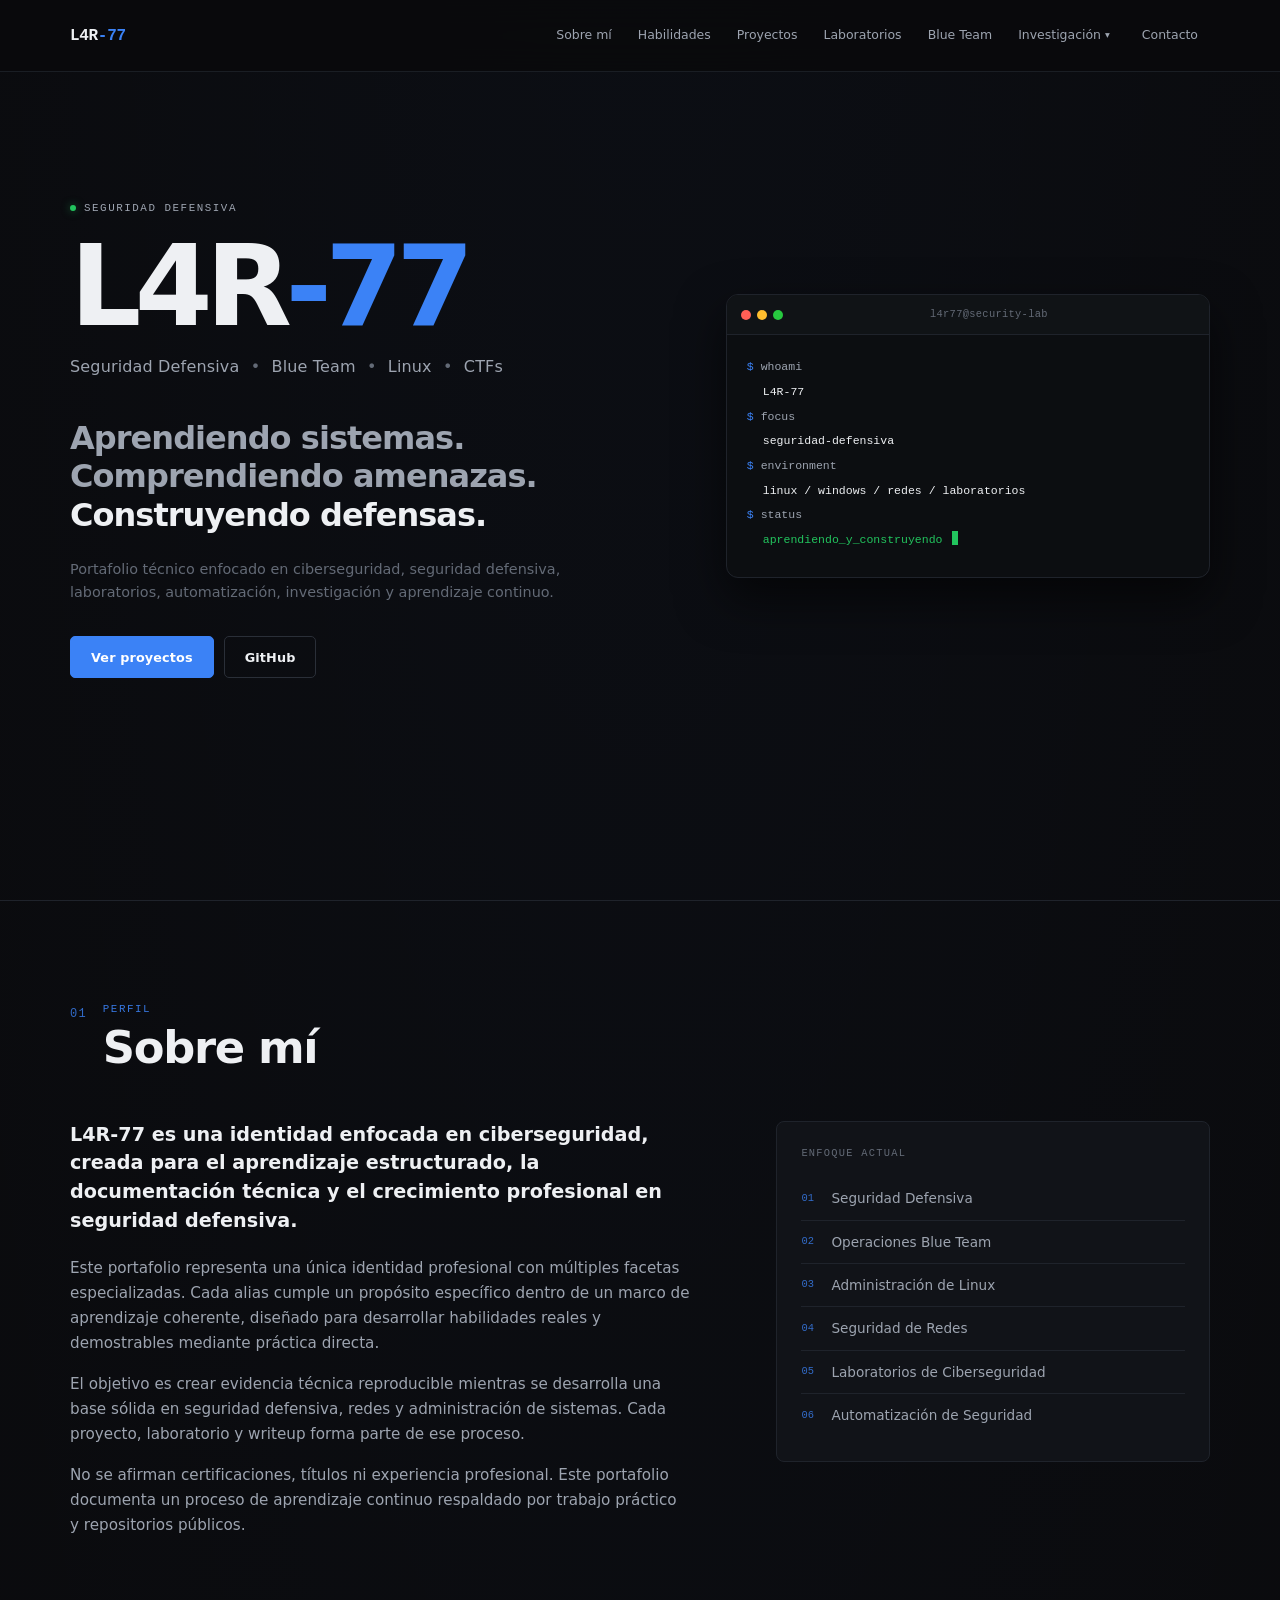
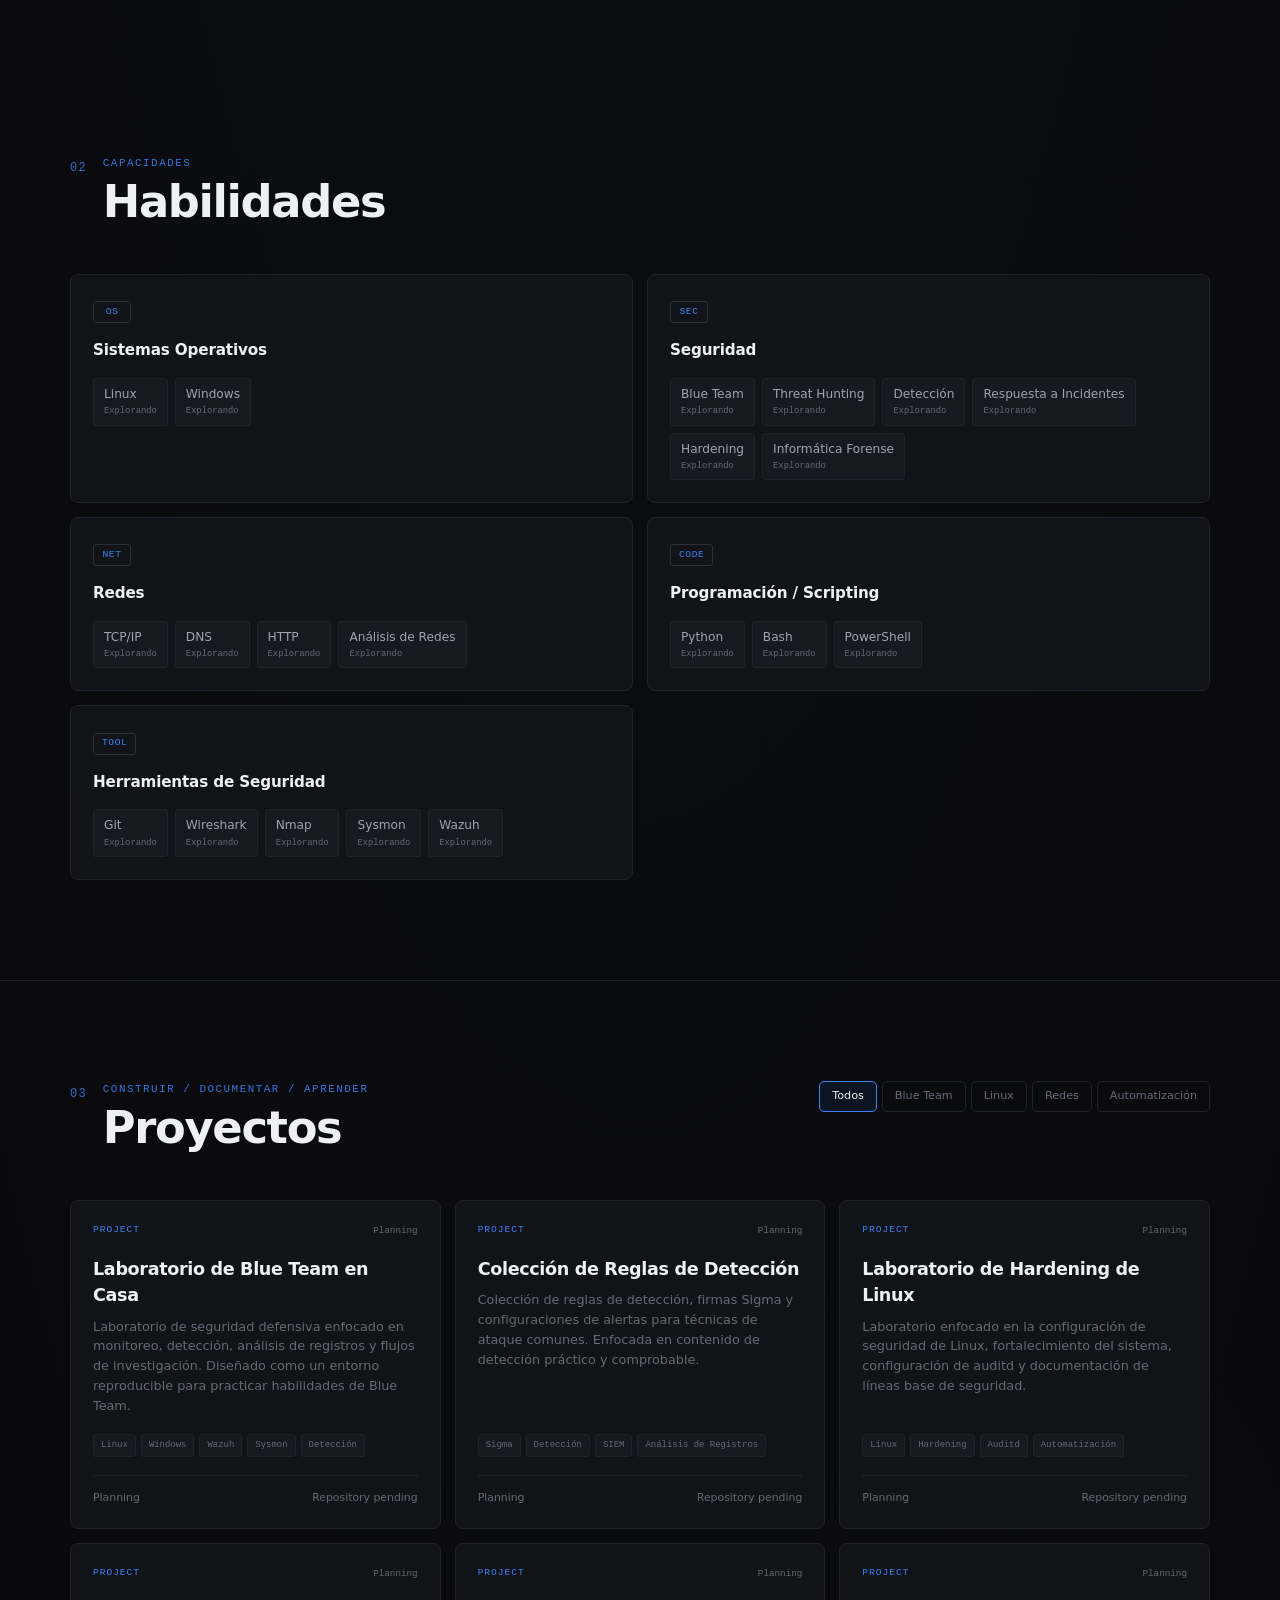
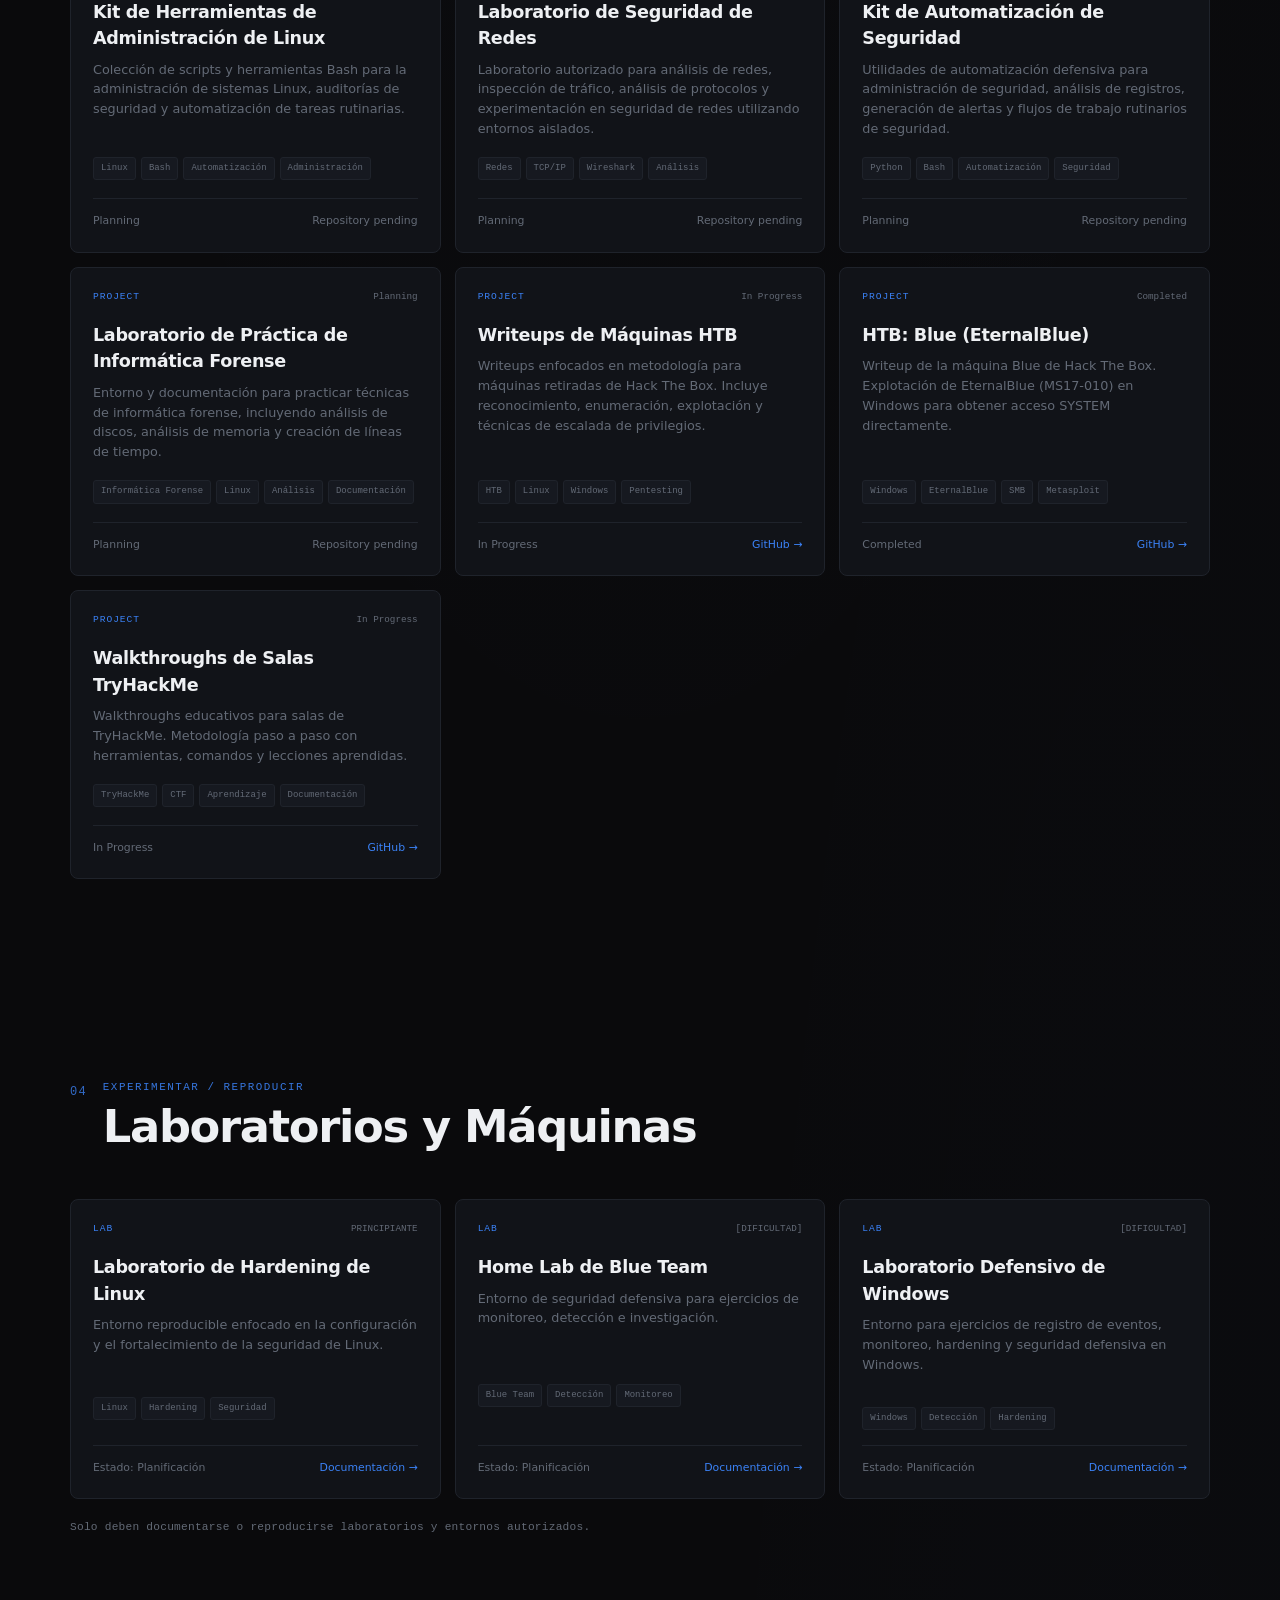
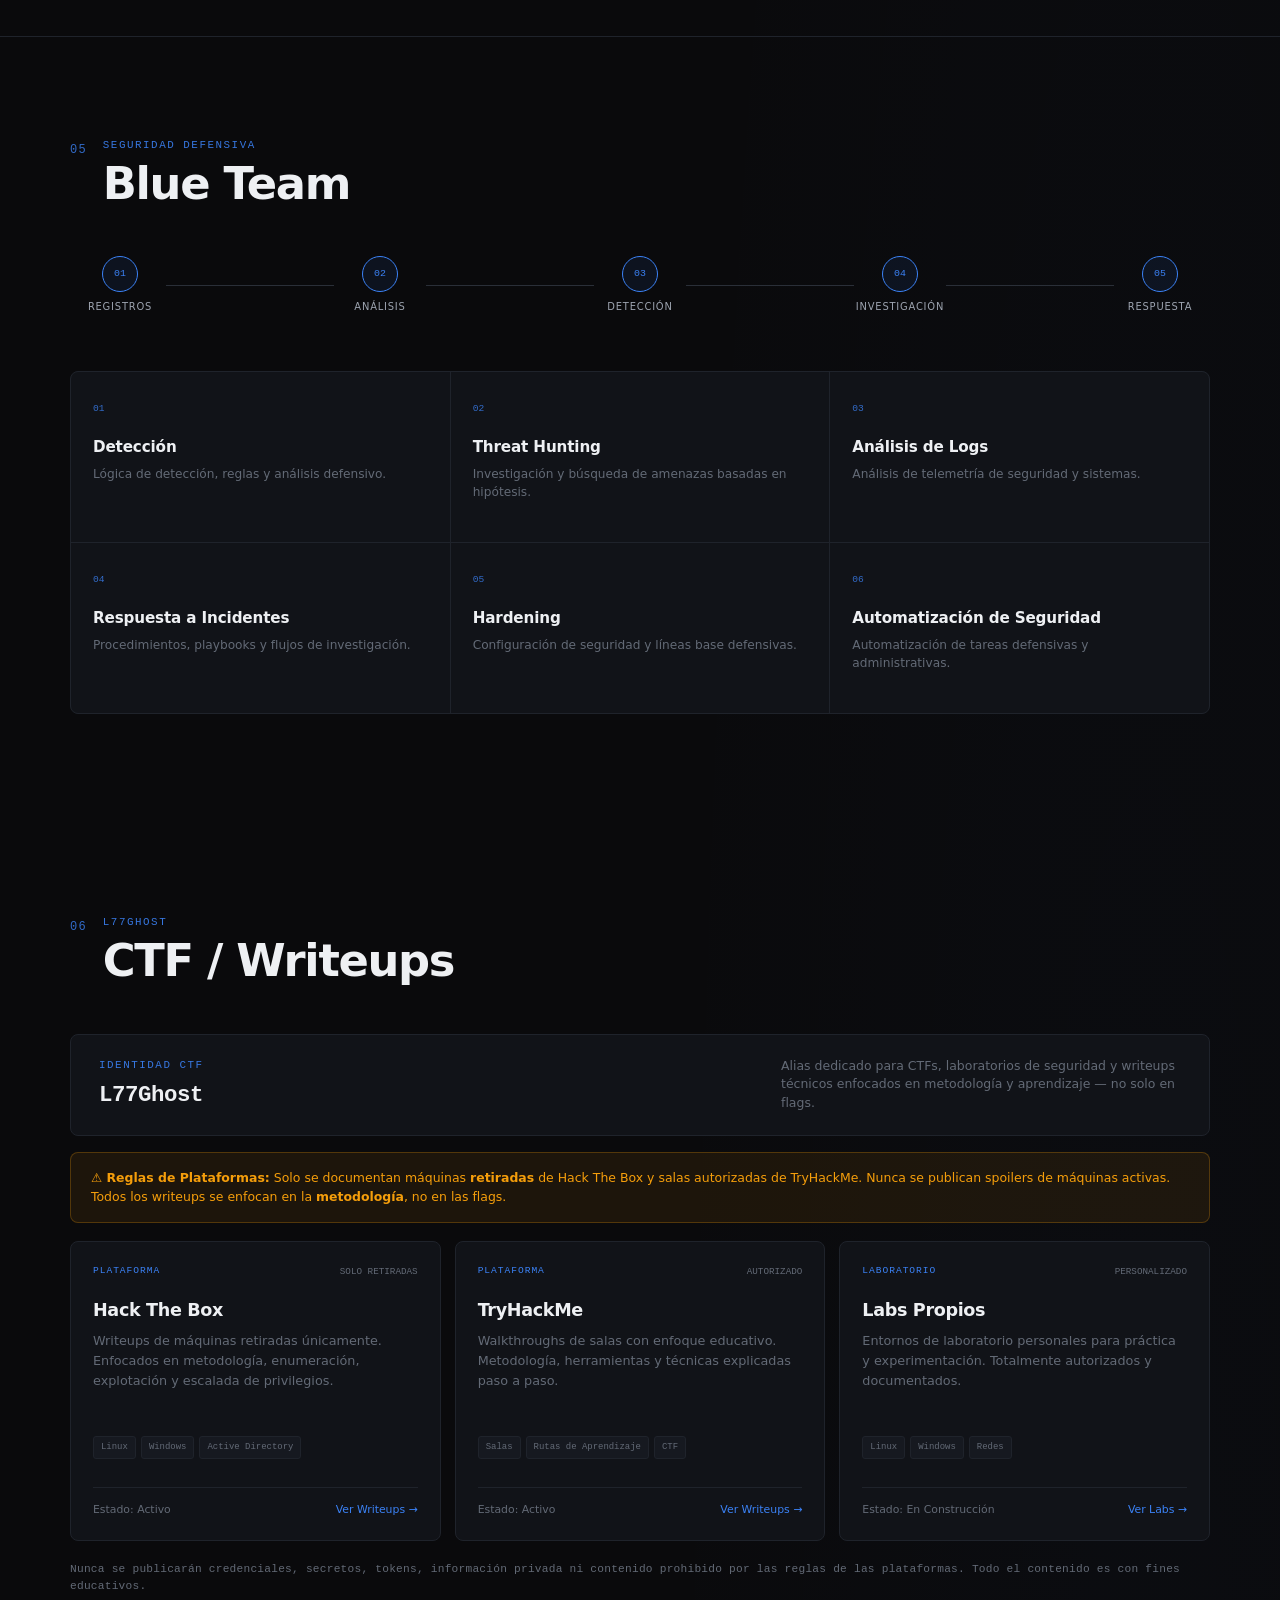
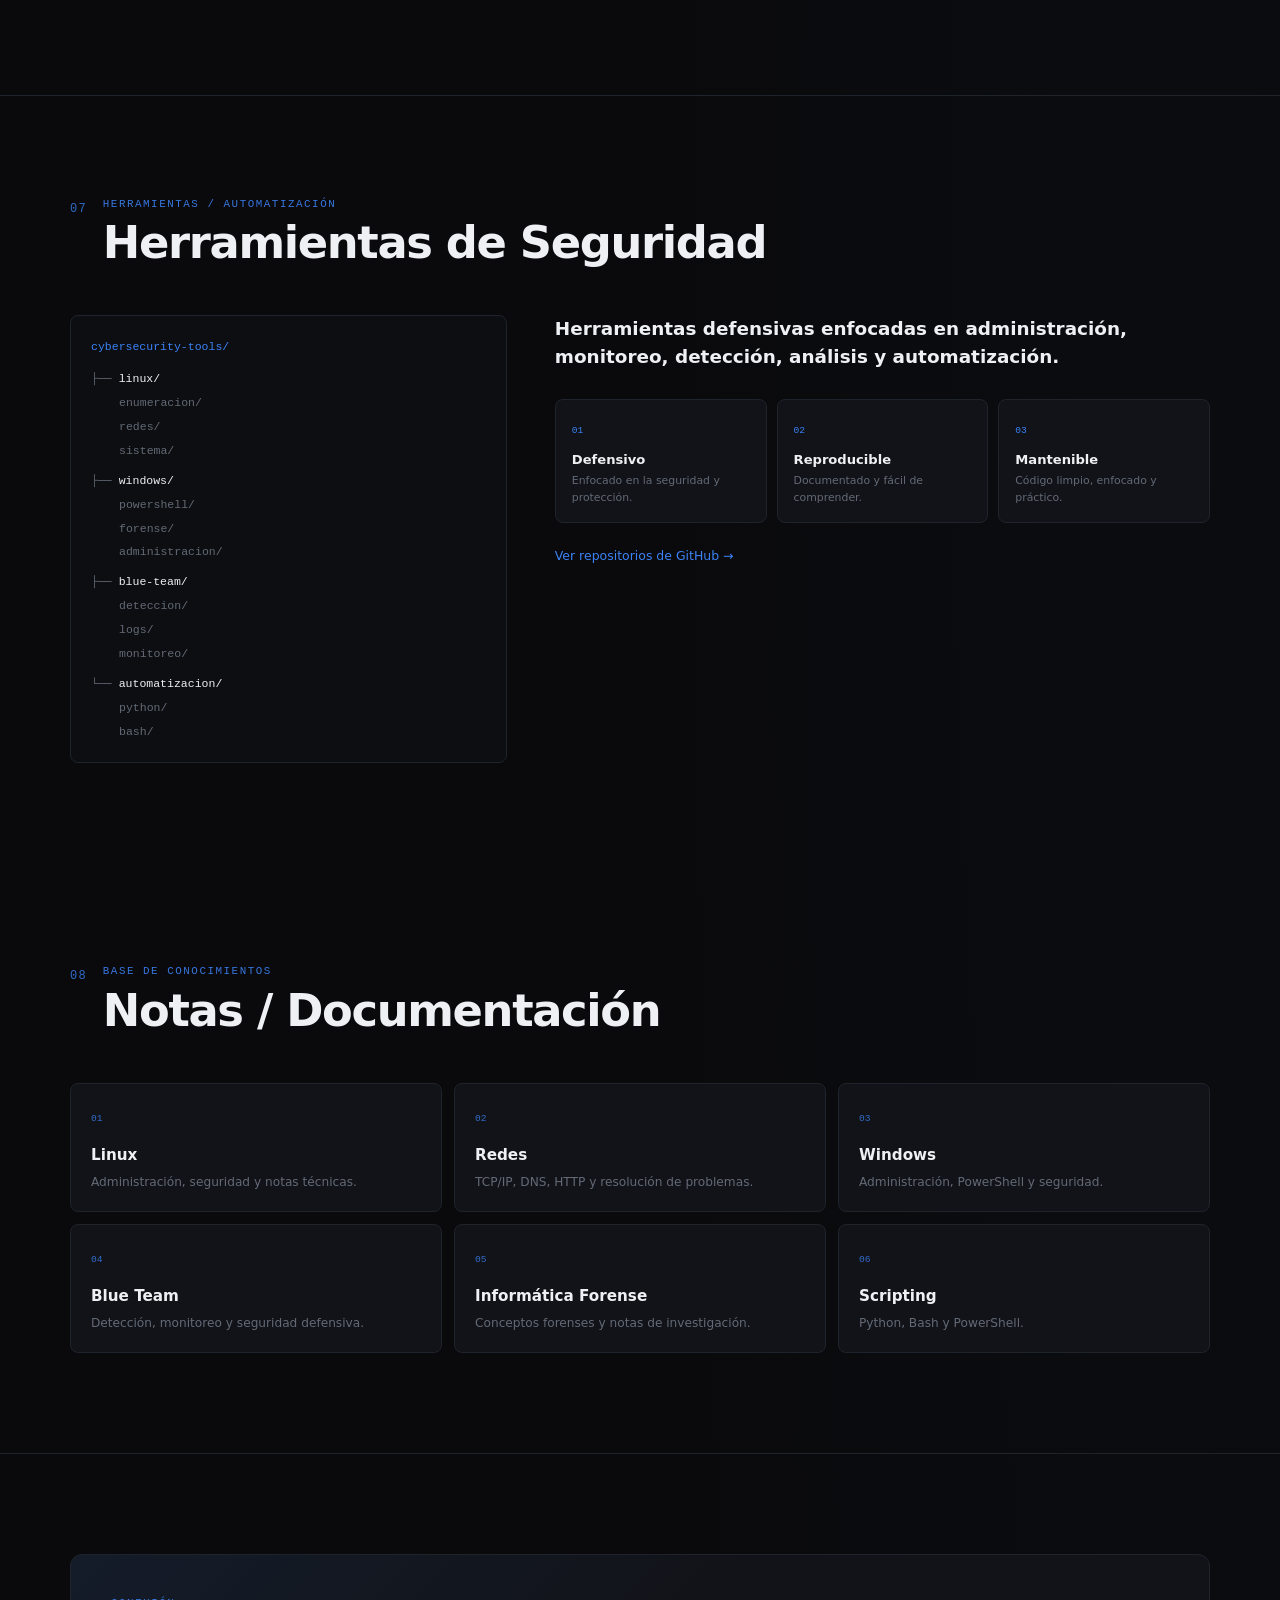
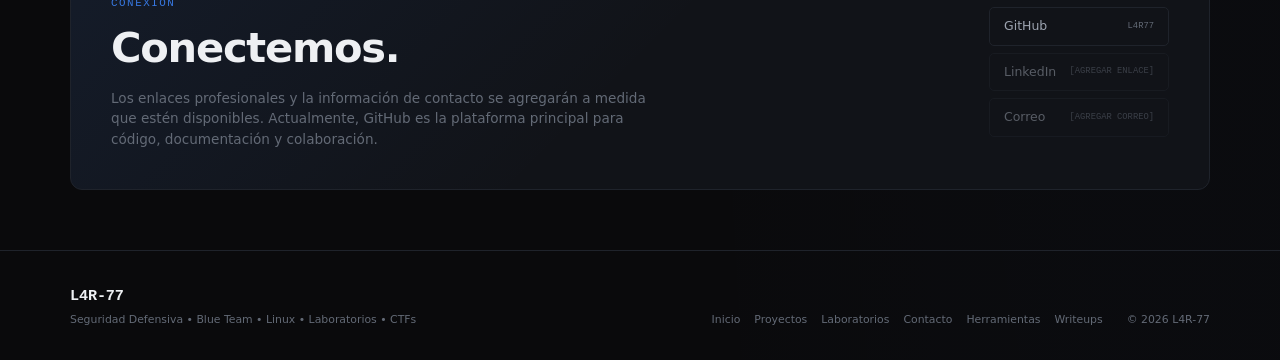
<file: index.html>
<!DOCTYPE html>
<html lang="es">

<head>

    <meta charset="UTF-8">

    <meta
        name="viewport"
        content="width=device-width, initial-scale=1.0"
    >

    <meta
        name="description"
        content="Portafolio de ciberseguridad de L4R-77. Seguridad defensiva, Blue Team, Linux, redes, laboratorios de ciberseguridad, CTFs, automatización y documentación técnica."
    >

    <meta
        name="keywords"
        content="L4R-77, L4R77, ciberseguridad, blue team, seguridad defensiva, Linux, redes, CTF, laboratorios de seguridad, threat hunting, respuesta a incidentes"
    >

    <meta
        name="author"
        content="L4R-77"
    >

    <meta
        name="robots"
        content="index, follow"
    >

    <meta
        name="theme-color"
        content="#0a0a0c"
    >

    <!-- Open Graph -->
    <meta
        property="og:type"
        content="website"
    >

    <meta
        property="og:title"
        content="L4R-77 | Portafolio de Ciberseguridad"
    >

    <meta
        property="og:description"
        content="Seguridad Defensiva • Blue Team • Linux • CTFs • Laboratorios"
    >

    <meta
        property="og:url"
        content="https://L4R77.github.io"
    >

    <meta
        property="og:site_name"
        content="L4R-77"
    >

    <title>L4R-77 | Portafolio de Ciberseguridad</title>

    <link
        rel="canonical"
        href="https://L4R77.github.io"
    >

    <link
        rel="stylesheet"
        href="css/style.css"
    >

    <link
        rel="icon"
        type="image/svg+xml"
        href="assets/favicon/favicon.svg"
    >

</head>


<body>

<!-- ========================================
     SALTAR NAVEGACIÓN
========================================= -->

<a
    class="skip-link"
    href="#main-content"
>
    Saltar al contenido
</a>


<!-- ========================================
     NAVEGACIÓN
========================================= -->

<header class="site-header">

    <nav
        class="navbar container"
        aria-label="Navegación principal"
    >

        <a
            class="brand"
            href="#home"
            aria-label="Página de inicio de L4R-77"
        >
            <span class="brand-mark">L4R</span><span class="brand-accent">-77</span>
        </a>


        <button
            class="menu-toggle"
            id="menu-toggle"
            type="button"
            aria-label="Abrir menú de navegación"
            aria-expanded="false"
            aria-controls="primary-navigation"
        >

            <span></span>
            <span></span>
            <span></span>

        </button>


        <div
            class="nav-links"
            id="primary-navigation"
        >

            <a href="#about">
                Sobre mí
            </a>

            <a href="#skills">
                Habilidades
            </a>

            <a href="#projects">
                Proyectos
            </a>

            <a href="#labs">
                Laboratorios
            </a>

            <a href="#blue-team">
                Blue Team
            </a>


            <div class="nav-dropdown">

                <button
                    type="button"
                    class="nav-dropdown-button"
                    aria-expanded="false"
                >
                    Investigación

                    <span
                        class="nav-dropdown-arrow"
                        aria-hidden="true"
                    >
                        ▾
                    </span>

                </button>


                <div class="nav-dropdown-menu">

                    <a href="#writeups">
                        CTF / Writeups
                    </a>

                    <a href="#tools">
                        Herramientas de Seguridad
                    </a>

                    <a href="#notes">
                        Notas
                    </a>

                </div>

            </div>


            <a
                class="nav-contact"
                href="#contact"
            >
                Contacto
            </a>

        </div>

    </nav>

</header>


<main id="main-content">


<!-- ========================================
     HERO
========================================= -->

<section
    id="home"
    class="hero section"
>

    <div class="container hero-grid">


        <div class="hero-content">


            <div class="eyebrow">

                <span class="status-dot"></span>

                SEGURIDAD DEFENSIVA

            </div>


            <h1>
                L4R<span>-77</span>
            </h1>


            <p class="hero-role">

                Seguridad Defensiva

                <span>•</span>

                Blue Team

                <span>•</span>

                Linux

                <span>•</span>

                CTFs

            </p>


            <div class="hero-statement">

                <p>
                    Aprendiendo sistemas.
                </p>

                <p>
                    Comprendiendo amenazas.
                </p>

                <p>
                    <strong>
                        Construyendo defensas.
                    </strong>
                </p>

            </div>


            <p class="hero-description">

                Portafolio técnico enfocado en ciberseguridad,
                seguridad defensiva, laboratorios, automatización,
                investigación y aprendizaje continuo.

            </p>


            <div class="hero-actions">

                <a
                    class="button button-primary"
                    href="#projects"
                >
                    Ver proyectos
                </a>


                <a
                    class="button button-secondary"
                    href="https://github.com/L4R77"
                    target="_blank"
                    rel="noopener noreferrer"
                >
                    GitHub
                </a>

            </div>

        </div>


        <div class="hero-terminal">

            <div class="terminal-window">


                <div class="terminal-header">

                    <div class="terminal-dots">

                        <span></span>
                        <span></span>
                        <span></span>

                    </div>


                    <span class="terminal-title">
                        l4r77@security-lab
                    </span>

                </div>


                <div class="terminal-body">


                    <p>

                        <span class="terminal-prompt">
                            $
                        </span>

                        whoami

                    </p>


                    <p class="terminal-output">
                        L4R-77
                    </p>


                    <p>

                        <span class="terminal-prompt">
                            $
                        </span>

                        focus

                    </p>


                    <p class="terminal-output">
                        seguridad-defensiva
                    </p>


                    <p>

                        <span class="terminal-prompt">
                            $
                        </span>

                        environment

                    </p>


                    <p class="terminal-output">
                        linux / windows / redes / laboratorios
                    </p>


                    <p>

                        <span class="terminal-prompt">
                            $
                        </span>

                        status

                    </p>


                    <p class="terminal-output terminal-active">

                        aprendiendo_y_construyendo

                        <span class="cursor"></span>

                    </p>

                </div>

            </div>

        </div>

    </div>

</section>



<!-- ========================================
     SOBRE MÍ
========================================= -->

<section
    id="about"
    class="section section-border"
>

    <div class="container">


        <div class="section-heading">

            <span class="section-number">
                01
            </span>


            <div>

                <span class="section-label">
                    PERFIL
                </span>

                <h2>
                    Sobre mí
                </h2>

            </div>

        </div>



        <div class="about-grid">


            <div class="about-content">


                <p class="lead">

                    L4R-77 es una identidad enfocada en
                    ciberseguridad, creada para el aprendizaje
                    estructurado, la documentación técnica y el
                    crecimiento profesional en seguridad defensiva.

                </p>


                <p>

                    Este portafolio representa una única identidad
                    profesional con múltiples facetas especializadas.
                    Cada alias cumple un propósito específico dentro
                    de un marco de aprendizaje coherente, diseñado
                    para desarrollar habilidades reales y demostrables
                    mediante práctica directa.

                </p>


                <p>

                    El objetivo es crear evidencia técnica
                    reproducible mientras se desarrolla una base
                    sólida en seguridad defensiva, redes y
                    administración de sistemas. Cada proyecto,
                    laboratorio y writeup forma parte de ese proceso.

                </p>


                <p>

                    No se afirman certificaciones, títulos ni
                    experiencia profesional. Este portafolio documenta
                    un proceso de aprendizaje continuo respaldado por
                    trabajo práctico y repositorios públicos.

                </p>

            </div>



            <div class="focus-panel">


                <span class="panel-label">
                    ENFOQUE ACTUAL
                </span>


                <ul class="focus-list">


                    <li>

                        <span>
                            01
                        </span>

                        Seguridad Defensiva

                    </li>


                    <li>

                        <span>
                            02
                        </span>

                        Operaciones Blue Team

                    </li>


                    <li>

                        <span>
                            03
                        </span>

                        Administración de Linux

                    </li>


                    <li>

                        <span>
                            04
                        </span>

                        Seguridad de Redes

                    </li>


                    <li>

                        <span>
                            05
                        </span>

                        Laboratorios de Ciberseguridad

                    </li>


                    <li>

                        <span>
                            06
                        </span>

                        Automatización de Seguridad

                    </li>


                </ul>

            </div>

        </div>

    </div>

</section>



<!-- ========================================
     HABILIDADES
========================================= -->

<section
    id="skills"
    class="section"
>

    <div class="container">


        <div class="section-heading">

            <span class="section-number">
                02
            </span>


            <div>

                <span class="section-label">
                    CAPACIDADES
                </span>

                <h2>
                    Habilidades
                </h2>

            </div>

        </div>



        <div class="skills-grid">


            <article class="skill-category">


                <span class="skill-icon">
                    OS
                </span>


                <h3>
                    Sistemas Operativos
                </h3>


                <div class="skill-tags">


                    <span class="skill-tag">

                        Linux

                        <small>
                            Explorando
                        </small>

                    </span>


                    <span class="skill-tag">

                        Windows

                        <small>
                            Explorando
                        </small>

                    </span>


                </div>

            </article>



            <article class="skill-category">


                <span class="skill-icon">
                    SEC
                </span>


                <h3>
                    Seguridad
                </h3>


                <div class="skill-tags">


                    <span class="skill-tag">

                        Blue Team

                        <small>
                            Explorando
                        </small>

                    </span>


                    <span class="skill-tag">

                        Threat Hunting

                        <small>
                            Explorando
                        </small>

                    </span>


                    <span class="skill-tag">

                        Detección

                        <small>
                            Explorando
                        </small>

                    </span>


                    <span class="skill-tag">

                        Respuesta a Incidentes

                        <small>
                            Explorando
                        </small>

                    </span>


                    <span class="skill-tag">

                        Hardening

                        <small>
                            Explorando
                        </small>

                    </span>


                    <span class="skill-tag">

                        Informática Forense

                        <small>
                            Explorando
                        </small>

                    </span>


                </div>

            </article>



            <article class="skill-category">


                <span class="skill-icon">
                    NET
                </span>


                <h3>
                    Redes
                </h3>


                <div class="skill-tags">


                    <span class="skill-tag">

                        TCP/IP

                        <small>
                            Explorando
                        </small>

                    </span>


                    <span class="skill-tag">

                        DNS

                        <small>
                            Explorando
                        </small>

                    </span>


                    <span class="skill-tag">

                        HTTP

                        <small>
                            Explorando
                        </small>

                    </span>


                    <span class="skill-tag">

                        Análisis de Redes

                        <small>
                            Explorando
                        </small>

                    </span>


                </div>

            </article>



            <article class="skill-category">


                <span class="skill-icon">
                    CODE
                </span>


                <h3>
                    Programación / Scripting
                </h3>


                <div class="skill-tags">


                    <span class="skill-tag">

                        Python

                        <small>
                            Explorando
                        </small>

                    </span>


                    <span class="skill-tag">

                        Bash

                        <small>
                            Explorando
                        </small>

                    </span>


                    <span class="skill-tag">

                        PowerShell

                        <small>
                            Explorando
                        </small>

                    </span>


                </div>

            </article>



            <article class="skill-category">


                <span class="skill-icon">
                    TOOL
                </span>


                <h3>
                    Herramientas de Seguridad
                </h3>


                <div class="skill-tags">


                    <span class="skill-tag">

                        Git

                        <small>
                            Explorando
                        </small>

                    </span>


                    <span class="skill-tag">

                        Wireshark

                        <small>
                            Explorando
                        </small>

                    </span>


                    <span class="skill-tag">

                        Nmap

                        <small>
                            Explorando
                        </small>

                    </span>


                    <span class="skill-tag">

                        Sysmon

                        <small>
                            Explorando
                        </small>

                    </span>


                    <span class="skill-tag">

                        Wazuh

                        <small>
                            Explorando
                        </small>

                    </span>


                </div>

            </article>


        </div>

    </div>

</section>



<!-- ========================================
     PROYECTOS
========================================= -->

<section
    id="projects"
    class="section section-border"
>

    <div class="container">


        <div class="section-heading section-heading-row">


            <div class="section-heading-main">


                <span class="section-number">
                    03
                </span>


                <div>

                    <span class="section-label">
                        CONSTRUIR / DOCUMENTAR / APRENDER
                    </span>


                    <h2>
                        Proyectos
                    </h2>

                </div>

            </div>



            <div
                class="project-filters"
                role="group"
                aria-label="Filtros de proyectos"
            >


                <button
                    class="filter-button active"
                    data-filter="all"
                    type="button"
                >
                    Todos
                </button>


                <button
                    class="filter-button"
                    data-filter="blue-team"
                    type="button"
                >
                    Blue Team
                </button>


                <button
                    class="filter-button"
                    data-filter="linux"
                    type="button"
                >
                    Linux
                </button>


                <button
                    class="filter-button"
                    data-filter="networking"
                    type="button"
                >
                    Redes
                </button>


                <button
                    class="filter-button"
                    data-filter="automation"
                    type="button"
                >
                    Automatización
                </button>


            </div>

        </div>



        <div
            class="projects-grid"
            id="projects-grid"
        >

            <!-- Los proyectos se cargan desde data/projects.js -->

        </div>

    </div>

</section>



<!-- ========================================
     LABORATORIOS
========================================= -->

<section
    id="labs"
    class="section"
>

    <div class="container">


        <div class="section-heading">


            <span class="section-number">
                04
            </span>


            <div>

                <span class="section-label">
                    EXPERIMENTAR / REPRODUCIR
                </span>


                <h2>
                    Laboratorios y Máquinas
                </h2>

            </div>

        </div>



        <div class="labs-grid">


            <article class="lab-card">


                <div class="card-top">


                    <span class="card-type">
                        LAB
                    </span>


                    <span class="difficulty">
                        PRINCIPIANTE
                    </span>


                </div>


                <h3>
                    Laboratorio de Hardening de Linux
                </h3>


                <p>

                    Entorno reproducible enfocado en la
                    configuración y el fortalecimiento de
                    la seguridad de Linux.

                </p>


                <div class="card-meta">

                    <span>
                        Linux
                    </span>

                    <span>
                        Hardening
                    </span>

                    <span>
                        Seguridad
                    </span>

                </div>


                <div class="card-footer">


                    <span>
                        Estado: Planificación
                    </span>


                    <a
                        href="#contact"
                        aria-label="Marcador de documentación del Laboratorio de Hardening de Linux"
                    >
                        Documentación →
                    </a>

                </div>

            </article>



            <article class="lab-card">


                <div class="card-top">


                    <span class="card-type">
                        LAB
                    </span>


                    <span class="difficulty">
                        [DIFICULTAD]
                    </span>


                </div>


                <h3>
                    Home Lab de Blue Team
                </h3>


                <p>

                    Entorno de seguridad defensiva para ejercicios
                    de monitoreo, detección e investigación.

                </p>


                <div class="card-meta">

                    <span>
                        Blue Team
                    </span>

                    <span>
                        Detección
                    </span>

                    <span>
                        Monitoreo
                    </span>

                </div>


                <div class="card-footer">


                    <span>
                        Estado: Planificación
                    </span>


                    <a
                        href="#contact"
                        aria-label="Marcador de documentación del Home Lab de Blue Team"
                    >
                        Documentación →
                    </a>

                </div>

            </article>



            <article class="lab-card">


                <div class="card-top">


                    <span class="card-type">
                        LAB
                    </span>


                    <span class="difficulty">
                        [DIFICULTAD]
                    </span>


                </div>


                <h3>
                    Laboratorio Defensivo de Windows
                </h3>


                <p>

                    Entorno para ejercicios de registro de eventos,
                    monitoreo, hardening y seguridad defensiva
                    en Windows.

                </p>


                <div class="card-meta">

                    <span>
                        Windows
                    </span>

                    <span>
                        Detección
                    </span>

                    <span>
                        Hardening
                    </span>

                </div>


                <div class="card-footer">


                    <span>
                        Estado: Planificación
                    </span>


                    <a
                        href="#contact"
                        aria-label="Marcador de documentación del Laboratorio Defensivo de Windows"
                    >
                        Documentación →
                    </a>

                </div>

            </article>


        </div>


        <p class="section-note">

            Solo deben documentarse o reproducirse laboratorios
            y entornos autorizados.

        </p>

    </div>

</section>



<!-- ========================================
     BLUE TEAM
========================================= -->

<section
    id="blue-team"
    class="section section-border"
>

    <div class="container">


        <div class="section-heading">


            <span class="section-number">
                05
            </span>


            <div>

                <span class="section-label">
                    SEGURIDAD DEFENSIVA
                </span>


                <h2>
                    Blue Team
                </h2>

            </div>

        </div>



        <div class="blue-team-flow">


            <div class="flow-step">

                <span>
                    01
                </span>

                <strong>
                    REGISTROS
                </strong>

            </div>


            <div class="flow-line"></div>


            <div class="flow-step">

                <span>
                    02
                </span>

                <strong>
                    ANÁLISIS
                </strong>

            </div>


            <div class="flow-line"></div>


            <div class="flow-step">

                <span>
                    03
                </span>

                <strong>
                    DETECCIÓN
                </strong>

            </div>


            <div class="flow-line"></div>


            <div class="flow-step">

                <span>
                    04
                </span>

                <strong>
                    INVESTIGACIÓN
                </strong>

            </div>


            <div class="flow-line"></div>


            <div class="flow-step">

                <span>
                    05
                </span>

                <strong>
                    RESPUESTA
                </strong>

            </div>


        </div>



        <div class="blue-team-grid">


            <article class="security-domain">

                <span>
                    01
                </span>

                <h3>
                    Detección
                </h3>

                <p>
                    Lógica de detección, reglas y análisis defensivo.
                </p>

            </article>


            <article class="security-domain">

                <span>
                    02
                </span>

                <h3>
                    Threat Hunting
                </h3>

                <p>
                    Investigación y búsqueda de amenazas
                    basadas en hipótesis.
                </p>

            </article>


            <article class="security-domain">

                <span>
                    03
                </span>

                <h3>
                    Análisis de Logs
                </h3>

                <p>
                    Análisis de telemetría de seguridad
                    y sistemas.
                </p>

            </article>


            <article class="security-domain">

                <span>
                    04
                </span>

                <h3>
                    Respuesta a Incidentes
                </h3>

                <p>
                    Procedimientos, playbooks y flujos
                    de investigación.
                </p>

            </article>


            <article class="security-domain">

                <span>
                    05
                </span>

                <h3>
                    Hardening
                </h3>

                <p>
                    Configuración de seguridad y líneas
                    base defensivas.
                </p>

            </article>


            <article class="security-domain">

                <span>
                    06
                </span>

                <h3>
                    Automatización de Seguridad
                </h3>

                <p>
                    Automatización de tareas defensivas
                    y administrativas.
                </p>

            </article>


        </div>

    </div>

</section>



<!-- ========================================
     CTF / WRITEUPS
========================================= -->

<section
    id="writeups"
    class="section"
>

    <div class="container">


        <div class="section-heading">


            <span class="section-number">
                06
            </span>


            <div>

                <span class="section-label">
                    L77GHOST
                </span>

                <h2>
                    CTF / Writeups
                </h2>

            </div>

        </div>


        <div class="identity-banner">

            <div>

                <span class="section-label">
                    IDENTIDAD CTF
                </span>

                <h3>
                    L77Ghost
                </h3>

            </div>

            <p>
                Alias dedicado para CTFs, laboratorios de seguridad
                y writeups técnicos enfocados en metodología
                y aprendizaje — no solo en flags.
            </p>

        </div>


        <!-- Aviso de Reglas de Plataformas -->
        <div style="
            padding: 16px 20px;
            margin-bottom: 18px;
            background: rgba(245, 158, 11, 0.08);
            border: 1px solid rgba(245, 158, 11, 0.25);
            border-radius: var(--radius-md);
            font-size: 0.78rem;
            color: var(--warning);
            line-height: 1.5;
        ">
            <strong>⚠️ Reglas de Plataformas:</strong>
            Solo se documentan máquinas <strong>retiradas</strong>
            de Hack The Box y salas autorizadas de TryHackMe.
            Nunca se publican spoilers de máquinas activas.
            Todos los writeups se enfocan en la
            <strong>metodología</strong>, no en las flags.
        </div>


        <div class="labs-grid">


            <article class="lab-card">


                <div class="card-top">

                    <span class="card-type">
                        PLATAFORMA
                    </span>

                    <span class="difficulty">
                        SOLO RETIRADAS
                    </span>

                </div>


                <h3>
                    Hack The Box
                </h3>


                <p>
                    Writeups de máquinas retiradas únicamente.
                    Enfocados en metodología, enumeración,
                    explotación y escalada de privilegios.
                </p>


                <div class="card-meta">

                    <span>Linux</span>
                    <span>Windows</span>
                    <span>Active Directory</span>

                </div>


                <div class="card-footer">

                    <span>
                        Estado: Activo
                    </span>

                    <a
                        href="ctf-writeups/hackthebox/machines/"
                        aria-label="Writeups de Hack The Box"
                    >
                        Ver Writeups →
                    </a>

                </div>

            </article>



            <article class="lab-card">


                <div class="card-top">

                    <span class="card-type">
                        PLATAFORMA
                    </span>

                    <span class="difficulty">
                        AUTORIZADO
                    </span>

                </div>


                <h3>
                    TryHackMe
                </h3>


                <p>
                    Walkthroughs de salas con enfoque educativo.
                    Metodología, herramientas y técnicas explicadas
                    paso a paso.
                </p>


                <div class="card-meta">

                    <span>Salas</span>
                    <span>Rutas de Aprendizaje</span>
                    <span>CTF</span>

                </div>


                <div class="card-footer">

                    <span>
                        Estado: Activo
                    </span>

                    <a
                        href="ctf-writeups/tryhackme/"
                        aria-label="Writeups de TryHackMe"
                    >
                        Ver Writeups →
                    </a>

                </div>

            </article>



            <article class="lab-card">


                <div class="card-top">

                    <span class="card-type">
                        LABORATORIO
                    </span>

                    <span class="difficulty">
                        PERSONALIZADO
                    </span>

                </div>


                <h3>
                    Labs Propios
                </h3>


                <p>
                    Entornos de laboratorio personales para práctica
                    y experimentación. Totalmente autorizados
                    y documentados.
                </p>


                <div class="card-meta">

                    <span>Linux</span>
                    <span>Windows</span>
                    <span>Redes</span>

                </div>


                <div class="card-footer">

                    <span>
                        Estado: En Construcción
                    </span>

                    <a
                        href="ctf-writeups/custom-labs/"
                        aria-label="Documentación de labs propios"
                    >
                        Ver Labs →
                    </a>

                </div>

            </article>


        </div>


        <p class="section-note">
            Nunca se publicarán credenciales, secretos, tokens,
            información privada ni contenido prohibido por las
            reglas de las plataformas. Todo el contenido es
            con fines educativos.
        </p>

    </div>

</section>



<!-- ========================================
     HERRAMIENTAS DE SEGURIDAD
========================================= -->

<section
    id="tools"
    class="section section-border"
>

    <div class="container">


        <div class="section-heading">


            <span class="section-number">
                07
            </span>


            <div>

                <span class="section-label">
                    HERRAMIENTAS / AUTOMATIZACIÓN
                </span>


                <h2>
                    Herramientas de Seguridad
                </h2>

            </div>

        </div>



        <div class="tools-layout">


            <div class="tools-tree">


                <div class="tree-root">
                    cybersecurity-tools/
                </div>


                <div class="tree-item">

                    <span>
                        ├──
                    </span>

                    linux/

                </div>


                <div class="tree-subitem">
                    enumeracion/
                </div>


                <div class="tree-subitem">
                    redes/
                </div>


                <div class="tree-subitem">
                    sistema/
                </div>


                <div class="tree-item">

                    <span>
                        ├──
                    </span>

                    windows/

                </div>


                <div class="tree-subitem">
                    powershell/
                </div>


                <div class="tree-subitem">
                    forense/
                </div>


                <div class="tree-subitem">
                    administracion/
                </div>


                <div class="tree-item">

                    <span>
                        ├──
                    </span>

                    blue-team/

                </div>


                <div class="tree-subitem">
                    deteccion/
                </div>


                <div class="tree-subitem">
                    logs/
                </div>


                <div class="tree-subitem">
                    monitoreo/
                </div>


                <div class="tree-item">

                    <span>
                        └──
                    </span>

                    automatizacion/

                </div>


                <div class="tree-subitem">
                    python/
                </div>


                <div class="tree-subitem">
                    bash/
                </div>


            </div>



            <div class="tools-content">


                <p class="lead">

                    Herramientas defensivas enfocadas en
                    administración, monitoreo, detección,
                    análisis y automatización.

                </p>



                <div class="tool-principles">


                    <div>

                        <span>
                            01
                        </span>

                        <strong>
                            Defensivo
                        </strong>

                        <p>
                            Enfocado en la seguridad y protección.
                        </p>

                    </div>


                    <div>

                        <span>
                            02
                        </span>

                        <strong>
                            Reproducible
                        </strong>

                        <p>
                            Documentado y fácil de comprender.
                        </p>

                    </div>


                    <div>

                        <span>
                            03
                        </span>

                        <strong>
                            Mantenible
                        </strong>

                        <p>
                            Código limpio, enfocado y práctico.
                        </p>

                    </div>


                </div>


                <a
                    class="text-link"
                    href="https://github.com/L4R77"
                    target="_blank"
                    rel="noopener noreferrer"
                >
                    Ver repositorios de GitHub →
                </a>

            </div>

        </div>

    </div>

</section>



<!-- ========================================
     NOTAS / DOCUMENTACIÓN
========================================= -->

<section
    id="notes"
    class="section"
>

    <div class="container">


        <div class="section-heading">


            <span class="section-number">
                08
            </span>


            <div>

                <span class="section-label">
                    BASE DE CONOCIMIENTOS
                </span>


                <h2>
                    Notas / Documentación
                </h2>

            </div>

        </div>



        <div class="notes-grid">


            <article class="note-category">

                <span>
                    01
                </span>

                <h3>
                    Linux
                </h3>

                <p>
                    Administración, seguridad y notas técnicas.
                </p>

            </article>


            <article class="note-category">

                <span>
                    02
                </span>

                <h3>
                    Redes
                </h3>

                <p>
                    TCP/IP, DNS, HTTP y resolución de problemas.
                </p>

            </article>


            <article class="note-category">

                <span>
                    03
                </span>

                <h3>
                    Windows
                </h3>

                <p>
                    Administración, PowerShell y seguridad.
                </p>

            </article>


            <article class="note-category">

                <span>
                    04
                </span>

                <h3>
                    Blue Team
                </h3>

                <p>
                    Detección, monitoreo y seguridad defensiva.
                </p>

            </article>


            <article class="note-category">

                <span>
                    05
                </span>

                <h3>
                    Informática Forense
                </h3>

                <p>
                    Conceptos forenses y notas de investigación.
                </p>

            </article>


            <article class="note-category">

                <span>
                    06
                </span>

                <h3>
                    Scripting
                </h3>

                <p>
                    Python, Bash y PowerShell.
                </p>

            </article>


        </div>

    </div>

</section>



<!-- ========================================
     CONTACTO
========================================= -->

<section
    id="contact"
    class="section section-border contact-section"
>

    <div class="container">


        <div class="contact-card">


            <div>


                <span class="section-label">
                    CONEXIÓN
                </span>


                <h2>
                    Conectemos.
                </h2>


                <p>

                    Los enlaces profesionales y la información
                    de contacto se agregarán a medida que estén
                    disponibles. Actualmente, GitHub es la
                    plataforma principal para código,
                    documentación y colaboración.

                </p>

            </div>



            <div class="contact-links">


                <a
                    href="https://github.com/L4R77"
                    target="_blank"
                    rel="noopener noreferrer"
                >

                    GitHub

                    <small>
                        L4R77
                    </small>

                </a>


                <a
                    href="#"
                    class="placeholder-link"
                    aria-label="Marcador de LinkedIn"
                >

                    LinkedIn

                    <small>
                        [AGREGAR ENLACE]
                    </small>

                </a>


                <a
                    href="#"
                    class="placeholder-link"
                    aria-label="Marcador de correo electrónico"
                >

                    Correo

                    <small>
                        [AGREGAR CORREO]
                    </small>

                </a>


            </div>

        </div>

    </div>

</section>


</main>



<!-- ========================================
     PIE DE PÁGINA
========================================= -->

<footer class="site-footer">


    <div class="container footer-content">


        <div>


            <span class="footer-brand">
                L4R-77
            </span>


            <p>

                Seguridad Defensiva • Blue Team • Linux •
                Laboratorios • CTFs

            </p>

        </div>



        <div class="footer-links">


            <a href="#home">
                Inicio
            </a>


            <a href="#projects">
                Proyectos
            </a>


            <a href="#labs">
                Laboratorios
            </a>


            <a href="#contact">
                Contacto
            </a>


            <a
                href="cybersecurity-tools/"
            >
                Herramientas
            </a>


            <a
                href="ctf-writeups/"
            >
                Writeups
            </a>


        </div>



        <p class="copyright">

            ©

            <span id="current-year"></span>

            L4R-77

        </p>


    </div>

</footer>



<!-- ========================================
     SCRIPTS
========================================= -->

<script src="data/projects.js"></script>

<script src="js/script.js"></script>


</body>

</html>
</file>
<file: css/style.css>
/* =========================================================
   L4R-77 CYBERSECURITY PORTFOLIO
   Main stylesheet — Phase 2 Refined
   Professional • Technical • Minimal • Accessible
========================================================= */


/* =========================================================
   CUSTOM PROPERTIES
========================================================= */

:root {

    /* Background */
    --bg: #0a0a0c;
    --bg-alt: #0d0f12;

    /* Surfaces */
    --surface: #111318;
    --surface-2: #161920;
    --surface-3: #1a1e25;

    /* Borders */
    --border: #1f232b;
    --border-light: #2a2f38;
    --border-hover: #353b47;

    /* Text */
    --text: #eef0f3;
    --text-secondary: #9da4b0;
    --text-muted: #636a76;

    /* Accent — Blue Electric */
    --accent: #3b82f6;
    --accent-hover: #60a5fa;
    --accent-muted: rgba(59, 130, 246, 0.08);
    --accent-glow: rgba(59, 130, 246, 0.15);

    /* Semantic Colors */
    --success: #22c55e;
    --success-glow: rgba(34, 197, 94, 0.12);
    --warning: #f59e0b;
    --danger: #ef4444;

    /* Typography */
    --font-sans: "Inter", ui-sans-serif, system-ui, -apple-system, BlinkMacSystemFont, "Segoe UI", sans-serif;
    --font-mono: "JetBrains Mono", "SFMono-Regular", Consolas, "Liberation Mono", monospace;

    /* Sizing */
    --max-width: 1140px;
    --navbar-height: 72px;

    /* Border Radius — Tighter for technical feel */
    --radius-xs: 3px;
    --radius-sm: 5px;
    --radius-md: 8px;
    --radius-lg: 12px;
    --radius-xl: 16px;

    /* Transitions */
    --transition-fast: 120ms ease;
    --transition-base: 180ms ease;
    --transition-slow: 250ms ease;

    /* Shadows */
    --shadow-sm: 0 1px 2px rgba(0, 0, 0, 0.3);
    --shadow-md: 0 4px 12px rgba(0, 0, 0, 0.4);
    --shadow-lg: 0 12px 32px rgba(0, 0, 0, 0.5);
    --shadow-xl: 0 20px 48px rgba(0, 0, 0, 0.6);

}


/* =========================================================
   RESET & BASE
========================================================= */

*,
*::before,
*::after {
    box-sizing: border-box;
    margin: 0;
    padding: 0;
}

html {
    scroll-behavior: smooth;
    scroll-padding-top: calc(var(--navbar-height) + 20px);
    -webkit-text-size-adjust: 100%;
}

body {
    min-height: 100vh;

    background:
        radial-gradient(
            ellipse 80% 60% at 50% -10%,
            rgba(59, 130, 246, 0.04),
            transparent
        ),
        radial-gradient(
            ellipse 40% 50% at 90% 80%,
            rgba(59, 130, 246, 0.02),
            transparent
        ),
        var(--bg);

    color: var(--text);

    font-family: var(--font-sans);
    font-size: 16px;
    line-height: 1.5;
    font-weight: 400;

    -webkit-font-smoothing: antialiased;
    -moz-osx-font-smoothing: grayscale;

    overflow-x: hidden;
}

img,
svg {
    display: block;
    max-width: 100%;
    height: auto;
}

a {
    color: inherit;
    text-decoration: none;
}

button {
    font: inherit;
    cursor: pointer;
}

ul,
ol {
    list-style: none;
}

::selection {
    background: var(--accent);
    color: #ffffff;
}


/* =========================================================
   CUSTOM SCROLLBAR
========================================================= */

::-webkit-scrollbar {
    width: 6px;
}

::-webkit-scrollbar-track {
    background: var(--bg);
}

::-webkit-scrollbar-thumb {
    background: var(--border-light);
    border-radius: 3px;
}

::-webkit-scrollbar-thumb:hover {
    background: var(--text-muted);
}


/* =========================================================
   FOCUS & ACCESSIBILITY
========================================================= */

.skip-link {
    position: fixed;
    top: -60px;
    left: 16px;
    z-index: 9999;

    padding: 10px 16px;

    background: var(--accent);
    color: #ffffff;

    border-radius: var(--radius-sm);

    font-size: 0.8rem;
    font-weight: 500;

    transition: top var(--transition-fast);
}

.skip-link:focus {
    top: 16px;
}

:focus-visible {
    outline: 2px solid var(--accent);
    outline-offset: 3px;
}

/* Remove focus outline for mouse users, keep for keyboard */
:focus:not(:focus-visible) {
    outline: none;
}


/* =========================================================
   LAYOUT HELPERS
========================================================= */

.container {
    width: min(calc(100% - 48px), var(--max-width));
    margin-inline: auto;
}

.section {
    padding: 100px 0;
}

.section-border {
    border-top: 1px solid var(--border);
}


/* =========================================================
   SECTION HEADINGS
========================================================= */

.section-heading {
    display: flex;
    align-items: flex-start;
    gap: 16px;
    margin-bottom: 48px;
}

.section-heading-row {
    justify-content: space-between;
    align-items: flex-start;
}

.section-heading-main {
    display: flex;
    align-items: flex-start;
    gap: 16px;
}

.section-number {
    color: var(--accent);
    font-family: var(--font-mono);
    font-size: 0.75rem;
    font-weight: 500;
    letter-spacing: 0.1em;
    padding-top: 4px;
    opacity: 0.8;
}

.section-label {
    display: block;
    margin-bottom: 6px;
    color: var(--accent);
    font-family: var(--font-mono);
    font-size: 0.68rem;
    font-weight: 500;
    letter-spacing: 0.14em;
    text-transform: uppercase;
    opacity: 0.9;
}

.section-heading h2 {
    font-size: clamp(1.8rem, 4vw, 2.8rem);
    font-weight: 700;
    line-height: 1.1;
    letter-spacing: -0.03em;
}

.section-note {
    margin-top: 20px;
    color: var(--text-muted);
    font-family: var(--font-mono);
    font-size: 0.7rem;
    letter-spacing: 0.02em;
}


/* =========================================================
   NAVBAR
========================================================= */

.site-header {
    position: fixed;
    top: 0;
    left: 0;
    right: 0;
    z-index: 1000;

    height: var(--navbar-height);

    background: rgba(10, 10, 12, 0.85);
    border-bottom: 1px solid rgba(31, 35, 43, 0.8);

    backdrop-filter: blur(16px);
    -webkit-backdrop-filter: blur(16px);
}

.navbar {
    height: 100%;
    display: flex;
    align-items: center;
    justify-content: space-between;
}

/* Brand */
.brand {
    font-family: var(--font-mono);
    font-size: 1rem;
    font-weight: 700;
    letter-spacing: -0.02em;
    transition: opacity var(--transition-fast);
}

.brand:hover {
    opacity: 0.85;
}

.brand-mark {
    color: var(--text);
}

.brand-accent {
    color: var(--accent);
}

/* Nav Links */
.nav-links {
    display: flex;
    align-items: center;
    gap: 2px;
}

.nav-links > a,
.nav-dropdown-button {
    padding: 7px 12px;
    border: 0;
    background: transparent;
    color: var(--text-secondary);
    font-size: 0.78rem;
    font-weight: 450;
    border-radius: var(--radius-sm);
    transition:
        color var(--transition-fast),
        background var(--transition-fast);
}

.nav-links > a:hover,
.nav-dropdown-button:hover {
    color: var(--text);
    background: rgba(255, 255, 255, 0.03);
}

.nav-contact {
    margin-left: 6px;
    padding: 7px 14px;
    border: 1px solid var(--border-light);
    border-radius: var(--radius-sm);
    transition:
        border-color var(--transition-fast),
        color var(--transition-fast);
}

.nav-contact:hover {
    border-color: var(--accent);
}

/* Dropdown */
.nav-dropdown {
    position: relative;
}

.nav-dropdown-button {
    display: flex;
    align-items: center;
    gap: 4px;
}

.nav-dropdown-arrow {
    display: inline-block;
    font-size: 0.6rem;
    transition: transform var(--transition-fast);
}

.nav-dropdown.open .nav-dropdown-arrow {
    transform: rotate(180deg);
}

.nav-dropdown-menu {
    position: absolute;
    top: calc(100% + 8px);
    right: 0;
    min-width: 200px;
    padding: 6px;
    background: var(--surface);
    border: 1px solid var(--border);
    border-radius: var(--radius-md);
    box-shadow: var(--shadow-lg);
    opacity: 0;
    visibility: hidden;
    transform: translateY(-4px);
    transition:
        opacity var(--transition-base),
        visibility var(--transition-base),
        transform var(--transition-base);
}

.nav-dropdown.open .nav-dropdown-menu {
    opacity: 1;
    visibility: visible;
    transform: translateY(0);
}

.nav-dropdown-menu a {
    display: block;
    padding: 9px 12px;
    color: var(--text-secondary);
    border-radius: var(--radius-sm);
    font-size: 0.76rem;
    transition:
        color var(--transition-fast),
        background var(--transition-fast);
}

.nav-dropdown-menu a:hover {
    color: var(--text);
    background: var(--surface-2);
}

/* Mobile Menu Toggle */
.menu-toggle {
    display: none;
    width: 40px;
    height: 40px;
    border: 1px solid var(--border);
    border-radius: var(--radius-sm);
    background: transparent;
    cursor: pointer;
    padding: 10px 8px;
}

.menu-toggle span {
    display: block;
    width: 100%;
    height: 1.5px;
    margin: 5px 0;
    background: var(--text);
    border-radius: 1px;
    transition:
        transform var(--transition-base),
        opacity var(--transition-base);
}

.menu-toggle.open span:nth-child(1) {
    transform: translateY(6.5px) rotate(45deg);
}

.menu-toggle.open span:nth-child(2) {
    opacity: 0;
}

.menu-toggle.open span:nth-child(3) {
    transform: translateY(-6.5px) rotate(-45deg);
}


/* =========================================================
   HERO
========================================================= */

.hero {
    min-height: 100vh;
    display: flex;
    align-items: center;
    padding-top: var(--navbar-height);
}

.hero-grid {
    display: grid;
    grid-template-columns: minmax(0, 1.1fr) minmax(300px, 0.9fr);
    gap: 64px;
    align-items: center;
}

/* Hero Content */
.eyebrow {
    display: inline-flex;
    align-items: center;
    gap: 8px;
    margin-bottom: 20px;
    color: var(--text-secondary);
    font-family: var(--font-mono);
    font-size: 0.68rem;
    font-weight: 500;
    letter-spacing: 0.14em;
}

.status-dot {
    width: 6px;
    height: 6px;
    border-radius: 50%;
    background: var(--success);
    box-shadow: 0 0 8px rgba(34, 197, 94, 0.5);
    animation: pulse-dot 2s ease-in-out infinite;
}

@keyframes pulse-dot {
    0%, 100% { opacity: 1; }
    50% { opacity: 0.5; }
}

.hero h1 {
    font-size: clamp(3.5rem, 9vw, 7rem);
    font-weight: 800;
    line-height: 0.9;
    letter-spacing: -0.06em;
}

.hero h1 span {
    color: var(--accent);
}

.hero-role {
    margin-top: 18px;
    color: var(--text-secondary);
    font-size: clamp(0.85rem, 1.8vw, 1rem);
    font-weight: 400;
    letter-spacing: 0.01em;
}

.hero-role span {
    margin: 0 6px;
    color: var(--text-muted);
}

.hero-statement {
    margin-top: 40px;
    font-size: clamp(1.4rem, 2.5vw, 2.2rem);
    font-weight: 600;
    line-height: 1.2;
    letter-spacing: -0.03em;
}

.hero-statement p {
    color: var(--text-secondary);
}

.hero-statement strong {
    color: var(--text);
    font-weight: 700;
}

.hero-description {
    max-width: 560px;
    margin-top: 24px;
    color: var(--text-muted);
    font-size: 0.9rem;
    line-height: 1.6;
}

.hero-actions {
    display: flex;
    flex-wrap: wrap;
    gap: 10px;
    margin-top: 32px;
}

/* Buttons */
.button {
    display: inline-flex;
    align-items: center;
    justify-content: center;
    gap: 6px;
    min-height: 42px;
    padding: 0 20px;
    border-radius: var(--radius-sm);
    font-size: 0.8rem;
    font-weight: 550;
    letter-spacing: 0.01em;
    transition:
        transform var(--transition-fast),
        background var(--transition-fast),
        border-color var(--transition-fast),
        box-shadow var(--transition-fast);
    cursor: pointer;
}

.button:hover {
    transform: translateY(-1px);
}

.button:active {
    transform: translateY(0);
}

.button-primary {
    background: var(--accent);
    color: #ffffff;
    border: 1px solid var(--accent);
}

.button-primary:hover {
    background: var(--accent-hover);
    border-color: var(--accent-hover);
    box-shadow: 0 4px 16px var(--accent-glow);
}

.button-secondary {
    background: transparent;
    color: var(--text);
    border: 1px solid var(--border-light);
}

.button-secondary:hover {
    border-color: var(--accent);
    background: var(--accent-muted);
}

/* Terminal */
.hero-terminal {
    width: 100%;
    max-width: 520px;
}

.terminal-window {
    overflow: hidden;
    background: #0c0e11;
    border: 1px solid var(--border);
    border-radius: var(--radius-lg);
    box-shadow: var(--shadow-xl);
}

.terminal-header {
    display: flex;
    align-items: center;
    min-height: 40px;
    padding: 0 14px;
    border-bottom: 1px solid var(--border);
    background: #101316;
}

.terminal-dots {
    display: flex;
    gap: 6px;
}

.terminal-dots span {
    width: 10px;
    height: 10px;
    border-radius: 50%;
}

.terminal-dots span:nth-child(1) { background: #ff5f56; }
.terminal-dots span:nth-child(2) { background: #ffbd2e; }
.terminal-dots span:nth-child(3) { background: #27c93f; }

.terminal-title {
    margin-left: auto;
    margin-right: auto;
    color: var(--text-muted);
    font-family: var(--font-mono);
    font-size: 0.65rem;
    font-weight: 450;
    letter-spacing: 0.03em;
}

.terminal-body {
    padding: 22px 20px;
    color: var(--text-secondary);
    font-family: var(--font-mono);
    font-size: 0.72rem;
    line-height: 1.8;
}

.terminal-body p {
    margin-bottom: 4px;
}

.terminal-prompt {
    color: var(--accent);
    font-weight: 500;
}

.terminal-output {
    padding-left: 16px;
    color: var(--text);
}

.terminal-active {
    color: var(--success);
}

.cursor {
    display: inline-block;
    width: 6px;
    height: 14px;
    margin-left: 3px;
    vertical-align: -2px;
    background: var(--success);
    animation: cursor-blink 1s steps(1) infinite;
}

@keyframes cursor-blink {
    0%, 50% { opacity: 1; }
    51%, 100% { opacity: 0; }
}


/* =========================================================
   ABOUT
========================================================= */

.about-grid {
    display: grid;
    grid-template-columns: minmax(0, 1.2fr) minmax(280px, 0.8fr);
    gap: 56px;
}

.about-content {
    max-width: 620px;
}

.about-content p {
    margin-bottom: 16px;
    color: var(--text-secondary);
    font-size: 0.95rem;
    line-height: 1.65;
}

.about-content .lead {
    color: var(--text);
    font-size: 1.2rem;
    font-weight: 550;
    line-height: 1.5;
    margin-bottom: 20px;
}

/* Focus Panel */
.focus-panel {
    padding: 24px;
    background: var(--surface);
    border: 1px solid var(--border);
    border-radius: var(--radius-md);
    height: fit-content;
}

.panel-label {
    display: block;
    margin-bottom: 16px;
    color: var(--text-muted);
    font-family: var(--font-mono);
    font-size: 0.65rem;
    font-weight: 500;
    letter-spacing: 0.12em;
}

.focus-list li {
    display: flex;
    align-items: center;
    padding: 11px 0;
    border-bottom: 1px solid var(--border);
    color: var(--text-secondary);
    font-size: 0.85rem;
    font-weight: 450;
}

.focus-list li:last-child {
    border-bottom: 0;
}

.focus-list li span {
    width: 30px;
    color: var(--accent);
    font-family: var(--font-mono);
    font-size: 0.65rem;
    font-weight: 500;
    opacity: 0.8;
}


/* =========================================================
   SKILLS
========================================================= */

.skills-grid {
    display: grid;
    grid-template-columns: repeat(2, minmax(0, 1fr));
    gap: 14px;
}

.skill-category {
    padding: 22px;
    background: var(--surface);
    border: 1px solid var(--border);
    border-radius: var(--radius-md);
    transition:
        border-color var(--transition-fast),
        transform var(--transition-fast);
}

.skill-category:hover {
    border-color: var(--border-hover);
    transform: translateY(-2px);
}

.skill-icon {
    display: inline-flex;
    align-items: center;
    justify-content: center;
    min-width: 38px;
    height: 22px;
    padding: 0 8px;
    margin-bottom: 16px;
    border: 1px solid var(--border-light);
    border-radius: var(--radius-xs);
    color: var(--accent);
    font-family: var(--font-mono);
    font-size: 0.6rem;
    font-weight: 500;
    letter-spacing: 0.06em;
}

.skill-category h3 {
    margin-bottom: 16px;
    font-size: 0.95rem;
    font-weight: 600;
    letter-spacing: -0.01em;
}

.skill-tags {
    display: flex;
    flex-wrap: wrap;
    gap: 7px;
}

.skill-tag {
    display: inline-flex;
    flex-direction: column;
    padding: 6px 10px;
    background: var(--surface-2);
    border: 1px solid var(--border);
    border-radius: var(--radius-xs);
    color: var(--text-secondary);
    font-size: 0.76rem;
    font-weight: 450;
}

.skill-tag small {
    margin-top: 2px;
    color: var(--text-muted);
    font-size: 0.55rem;
    font-family: var(--font-mono);
    font-weight: 400;
}


/* =========================================================
   PROJECTS
========================================================= */

.project-filters {
    display: flex;
    flex-wrap: wrap;
    gap: 5px;
    margin-bottom: 32px;
}

.filter-button {
    padding: 6px 12px;
    border: 1px solid var(--border);
    border-radius: var(--radius-sm);
    background: transparent;
    color: var(--text-muted);
    font-size: 0.7rem;
    font-weight: 500;
    cursor: pointer;
    transition:
        background var(--transition-fast),
        color var(--transition-fast),
        border-color var(--transition-fast);
}

.filter-button:hover {
    border-color: var(--border-hover);
    color: var(--text-secondary);
}

.filter-button.active {
    border-color: var(--accent);
    background: var(--accent-muted);
    color: var(--text);
}

.projects-grid {
    display: grid;
    grid-template-columns: repeat(3, minmax(0, 1fr));
    gap: 14px;
}

.project-card {
    display: flex;
    flex-direction: column;
    min-height: 280px;
    padding: 22px;
    background: var(--surface);
    border: 1px solid var(--border);
    border-radius: var(--radius-md);
    transition:
        transform var(--transition-fast),
        border-color var(--transition-fast);
}

.project-card:hover {
    transform: translateY(-3px);
    border-color: var(--border-hover);
}

.project-card.hidden {
    display: none;
}

.card-top {
    display: flex;
    justify-content: space-between;
    align-items: center;
    margin-bottom: 18px;
}

.card-type {
    color: var(--accent);
    font-family: var(--font-mono);
    font-size: 0.6rem;
    font-weight: 500;
    letter-spacing: 0.1em;
}

.difficulty {
    color: var(--text-muted);
    font-family: var(--font-mono);
    font-size: 0.58rem;
    font-weight: 450;
}

.project-card h3,
.lab-card h3 {
    margin-bottom: 8px;
    font-size: 1.1rem;
    font-weight: 600;
    letter-spacing: -0.02em;
}

.project-card p,
.lab-card p {
    color: var(--text-muted);
    font-size: 0.8rem;
    line-height: 1.55;
}

.card-meta {
    display: flex;
    flex-wrap: wrap;
    gap: 5px;
    margin-top: auto;
    padding-top: 18px;
}

.card-meta span {
    padding: 4px 7px;
    background: var(--surface-2);
    border: 1px solid var(--border);
    border-radius: var(--radius-xs);
    color: var(--text-muted);
    font-family: var(--font-mono);
    font-size: 0.56rem;
    font-weight: 450;
}

.card-footer {
    display: flex;
    justify-content: space-between;
    align-items: center;
    margin-top: 18px;
    padding-top: 14px;
    border-top: 1px solid var(--border);
    color: var(--text-muted);
    font-size: 0.68rem;
}

.card-footer a {
    color: var(--accent);
    font-weight: 500;
    transition: color var(--transition-fast);
}

.card-footer a:hover {
    color: var(--accent-hover);
}


/* =========================================================
   LABS
========================================================= */

.labs-grid {
    display: grid;
    grid-template-columns: repeat(3, minmax(0, 1fr));
    gap: 14px;
}

.lab-card {
    display: flex;
    flex-direction: column;
    min-height: 300px;
    padding: 22px;
    background: var(--surface);
    border: 1px solid var(--border);
    border-radius: var(--radius-md);
    transition:
        transform var(--transition-fast),
        border-color var(--transition-fast);
}

.lab-card:hover {
    transform: translateY(-3px);
    border-color: var(--border-hover);
}

.lab-card .card-footer {
    margin-top: auto;
}


/* =========================================================
   BLUE TEAM
========================================================= */

.blue-team-flow {
    display: flex;
    align-items: center;
    margin-bottom: 56px;
}

.flow-step {
    display: flex;
    flex-direction: column;
    align-items: center;
    min-width: 100px;
}

.flow-step span {
    display: flex;
    align-items: center;
    justify-content: center;
    width: 36px;
    height: 36px;
    margin-bottom: 8px;
    border: 1px solid var(--accent);
    border-radius: 50%;
    color: var(--accent);
    font-family: var(--font-mono);
    font-size: 0.62rem;
    font-weight: 500;
    background: var(--accent-muted);
}

.flow-step strong {
    color: var(--text-secondary);
    font-size: 0.62rem;
    font-weight: 500;
    letter-spacing: 0.08em;
}

.flow-line {
    flex: 1;
    height: 1px;
    background: var(--border-light);
    margin: 0 -4px;
}

.blue-team-grid {
    display: grid;
    grid-template-columns: repeat(3, minmax(0, 1fr));
    gap: 1px;
    overflow: hidden;
    background: var(--border);
    border: 1px solid var(--border);
    border-radius: var(--radius-md);
}

.security-domain {
    min-height: 170px;
    padding: 22px;
    background: var(--surface);
    transition: background var(--transition-fast);
}

.security-domain:hover {
    background: var(--surface-2);
}

.security-domain > span {
    color: var(--accent);
    font-family: var(--font-mono);
    font-size: 0.6rem;
    font-weight: 500;
    opacity: 0.8;
}

.security-domain h3 {
    margin: 18px 0 6px;
    font-size: 0.95rem;
    font-weight: 600;
    letter-spacing: -0.01em;
}

.security-domain p {
    color: var(--text-muted);
    font-size: 0.76rem;
    line-height: 1.5;
}


/* =========================================================
   WRITEUPS / CTF
========================================================= */

.identity-banner {
    display: flex;
    align-items: center;
    justify-content: space-between;
    gap: 24px;
    padding: 22px 28px;
    margin-bottom: 16px;
    background: var(--surface);
    border: 1px solid var(--border);
    border-radius: var(--radius-md);
}

.identity-banner h3 {
    font-family: var(--font-mono);
    font-size: 1.4rem;
    font-weight: 700;
    letter-spacing: -0.02em;
}

.identity-banner p {
    max-width: 400px;
    color: var(--text-muted);
    font-size: 0.78rem;
    line-height: 1.5;
}

.writeup-placeholder {
    padding: 56px 24px;
    text-align: center;
    background: var(--surface);
    border: 1px dashed var(--border-light);
    border-radius: var(--radius-md);
}

.placeholder-icon {
    display: block;
    margin-bottom: 12px;
    color: var(--accent);
    font-family: var(--font-mono);
    font-size: 1.3rem;
    opacity: 0.7;
}

.writeup-placeholder h3 {
    margin-bottom: 6px;
    font-weight: 600;
}

.writeup-placeholder p {
    color: var(--text-muted);
    font-size: 0.8rem;
}


/* =========================================================
   SECURITY TOOLS
========================================================= */

.tools-layout {
    display: grid;
    grid-template-columns: minmax(260px, 0.8fr) minmax(0, 1.2fr);
    gap: 48px;
}

.tools-tree {
    padding: 20px;
    background: #0c0e11;
    border: 1px solid var(--border);
    border-radius: var(--radius-md);
    color: var(--text-secondary);
    font-family: var(--font-mono);
    font-size: 0.72rem;
    line-height: 1.9;
}

.tree-root {
    margin-bottom: 10px;
    color: var(--accent);
    font-weight: 500;
}

.tree-item {
    margin-top: 8px;
    color: var(--text);
}

.tree-item span {
    color: var(--text-muted);
}

.tree-subitem {
    padding-left: 28px;
    margin-top: 2px;
    color: var(--text-muted);
}

.tools-content .lead {
    color: var(--text);
    font-size: 1.15rem;
    font-weight: 550;
    line-height: 1.5;
}

.tool-principles {
    display: grid;
    grid-template-columns: repeat(3, minmax(0, 1fr));
    gap: 10px;
    margin-top: 28px;
}

.tool-principles > div {
    padding: 16px;
    background: var(--surface);
    border: 1px solid var(--border);
    border-radius: var(--radius-md);
}

.tool-principles span {
    color: var(--accent);
    font-family: var(--font-mono);
    font-size: 0.6rem;
    font-weight: 500;
}

.tool-principles strong {
    display: block;
    margin-top: 10px;
    font-size: 0.82rem;
    font-weight: 600;
}

.tool-principles p {
    margin-top: 4px;
    color: var(--text-muted);
    font-size: 0.68rem;
    line-height: 1.5;
}

.text-link {
    display: inline-block;
    margin-top: 24px;
    color: var(--accent);
    font-size: 0.78rem;
    font-weight: 500;
    transition: color var(--transition-fast);
}

.text-link:hover {
    color: var(--accent-hover);
}


/* =========================================================
   NOTES
========================================================= */

.notes-grid {
    display: grid;
    grid-template-columns: repeat(3, minmax(0, 1fr));
    gap: 12px;
}

.note-category {
    padding: 20px;
    background: var(--surface);
    border: 1px solid var(--border);
    border-radius: var(--radius-md);
    transition:
        transform var(--transition-fast),
        border-color var(--transition-fast);
}

.note-category:hover {
    transform: translateY(-2px);
    border-color: var(--border-hover);
}

.note-category > span {
    color: var(--accent);
    font-family: var(--font-mono);
    font-size: 0.6rem;
    font-weight: 500;
    opacity: 0.8;
}

.note-category h3 {
    margin: 16px 0 6px;
    font-size: 0.95rem;
    font-weight: 600;
}

.note-category p {
    color: var(--text-muted);
    font-size: 0.76rem;
    line-height: 1.5;
}


/* =========================================================
   CONTACT
========================================================= */

.contact-section {
    padding-bottom: 60px;
}

.contact-card {
    display: flex;
    justify-content: space-between;
    align-items: center;
    gap: 40px;
    padding: 40px;
    background:
        linear-gradient(
            135deg,
            var(--accent-muted),
            transparent 50%
        ),
        var(--surface);
    border: 1px solid var(--border);
    border-radius: var(--radius-lg);
}

.contact-card h2 {
    margin-bottom: 8px;
    font-size: clamp(1.8rem, 4vw, 2.6rem);
    font-weight: 700;
    letter-spacing: -0.03em;
}

.contact-card p {
    max-width: 540px;
    color: var(--text-muted);
    font-size: 0.85rem;
    line-height: 1.5;
}

.contact-links {
    display: flex;
    flex-direction: column;
    min-width: 180px;
    gap: 7px;
}

.contact-links a {
    display: flex;
    align-items: center;
    justify-content: space-between;
    padding: 9px 14px;
    border: 1px solid var(--border);
    border-radius: var(--radius-sm);
    color: var(--text-secondary);
    font-size: 0.78rem;
    font-weight: 450;
    transition:
        color var(--transition-fast),
        border-color var(--transition-fast),
        background var(--transition-fast);
}

.contact-links a:hover {
    color: var(--text);
    border-color: var(--accent);
    background: var(--accent-muted);
}

.contact-links small {
    color: var(--text-muted);
    font-size: 0.55rem;
    font-family: var(--font-mono);
}


/* =========================================================
   FOOTER
========================================================= */

.site-footer {
    border-top: 1px solid var(--border);
    padding: 32px 0;
}

.footer-content {
    display: grid;
    grid-template-columns: 1fr auto auto;
    gap: 24px;
    align-items: end;
}

.footer-brand {
    font-family: var(--font-mono);
    font-weight: 700;
    font-size: 0.95rem;
    letter-spacing: -0.01em;
}

.footer-content p {
    margin-top: 4px;
    color: var(--text-muted);
    font-size: 0.68rem;
}

.footer-links {
    display: flex;
    gap: 14px;
}

.footer-links a {
    color: var(--text-muted);
    font-size: 0.68rem;
    font-weight: 450;
    transition: color var(--transition-fast);
}

.footer-links a:hover {
    color: var(--text);
}

.copyright {
    text-align: right;
    color: var(--text-muted);
    font-size: 0.68rem;
}


/* =========================================================
   PLACEHOLDER LINKS
========================================================= */

.placeholder-link {
    opacity: 0.5;
    pointer-events: none;
    cursor: not-allowed;
}


/* =========================================================
   RESPONSIVE — TABLET (≤1000px)
========================================================= */

@media (max-width: 1000px) {

    .container {
        width: min(calc(100% - 36px), var(--max-width));
    }

    .hero-grid {
        grid-template-columns: 1fr;
        gap: 48px;
    }

    .hero-terminal {
        max-width: 100%;
    }

    .about-grid,
    .tools-layout {
        grid-template-columns: 1fr;
        gap: 32px;
    }

    .skills-grid,
    .projects-grid,
    .labs-grid {
        grid-template-columns: repeat(2, minmax(0, 1fr));
    }

    .blue-team-grid {
        grid-template-columns: repeat(2, minmax(0, 1fr));
    }

    .notes-grid {
        grid-template-columns: repeat(2, minmax(0, 1fr));
    }

    .tool-principles {
        grid-template-columns: repeat(2, minmax(0, 1fr));
    }

    .footer-content {
        grid-template-columns: 1fr 1fr;
    }

    .copyright {
        text-align: left;
    }

}


/* =========================================================
   RESPONSIVE — MOBILE (≤760px)
========================================================= */

@media (max-width: 760px) {

    html {
        scroll-padding-top: calc(var(--navbar-height) + 10px);
    }

    .container {
        width: min(calc(100% - 28px), var(--max-width));
    }

    .section {
        padding: 72px 0;
    }

    .section-heading {
        gap: 12px;
        margin-bottom: 36px;
    }

    .section-heading-row {
        flex-direction: column;
        align-items: flex-start;
    }

    .section-heading-main {
        gap: 12px;
    }

    /* Mobile Menu */
    .menu-toggle {
        display: flex;
        flex-direction: column;
        align-items: center;
        justify-content: center;
    }

    .nav-links {
        position: absolute;
        top: var(--navbar-height);
        left: 0;
        right: 0;
        display: none;
        flex-direction: column;
        align-items: stretch;
        padding: 10px;
        background: var(--surface);
        border-bottom: 1px solid var(--border);
        box-shadow: var(--shadow-lg);
    }

    .nav-links.open {
        display: flex;
    }

    .nav-links > a,
    .nav-dropdown-button {
        width: 100%;
        padding: 11px 14px;
        text-align: left;
        font-size: 0.82rem;
    }

    .nav-contact {
        margin-left: 0;
        margin-top: 4px;
        text-align: center;
    }

    .nav-dropdown-menu {
        position: static;
        display: none;
        opacity: 1;
        visibility: visible;
        transform: none;
        box-shadow: none;
        border: 0;
        padding-left: 12px;
        background: transparent;
        min-width: auto;
    }

    .nav-dropdown.open .nav-dropdown-menu {
        display: block;
    }

    /* Hero */
    .hero {
        padding-top: 100px;
    }

    .hero h1 {
        font-size: clamp(3rem, 14vw, 5rem);
    }

    .hero-statement {
        margin-top: 30px;
    }

    .hero-actions {
        flex-direction: column;
        align-items: flex-start;
    }

    .button {
        width: 100%;
        justify-content: center;
    }

    /* Grids */
    .skills-grid,
    .projects-grid,
    .labs-grid,
    .blue-team-grid,
    .notes-grid {
        grid-template-columns: 1fr;
    }

    .tool-principles {
        grid-template-columns: 1fr;
    }

    /* Blue Team Flow */
    .blue-team-flow {
        display: grid;
        grid-template-columns: 1fr;
        gap: 8px;
    }

    .flow-step {
        flex-direction: row;
        justify-content: flex-start;
        gap: 12px;
        min-width: auto;
    }

    .flow-step span {
        flex-shrink: 0;
        margin-bottom: 0;
    }

    .flow-line {
        width: 1px;
        height: 16px;
        margin-left: 18px;
        flex: none;
    }

    /* Identity Banner & Contact Card */
    .identity-banner,
    .contact-card {
        flex-direction: column;
        align-items: flex-start;
    }

    .identity-banner p {
        max-width: 100%;
    }

    .contact-links {
        width: 100%;
    }

    /* Footer */
    .footer-content {
        grid-template-columns: 1fr;
        gap: 12px;
    }

    .footer-links {
        flex-wrap: wrap;
    }

    .copyright {
        text-align: left;
    }

}


/* =========================================================
   RESPONSIVE — SMALL MOBILE (≤480px)
========================================================= */

@media (max-width: 480px) {

    .terminal-body {
        font-size: 0.66rem;
        padding: 16px 14px;
    }

    .project-filters {
        gap: 4px;
    }

    .filter-button {
        font-size: 0.65rem;
        padding: 5px 10px;
    }

}


/* =========================================================
   REDUCED MOTION
========================================================= */

@media (prefers-reduced-motion: reduce) {

    html {
        scroll-behavior: auto;
    }

    *,
    *::before,
    *::after {
        animation-duration: 0.01ms !important;
        animation-iteration-count: 1 !important;
        transition-duration: 0.01ms !important;
    }

    .status-dot {
        animation: none;
    }

}
</file>
